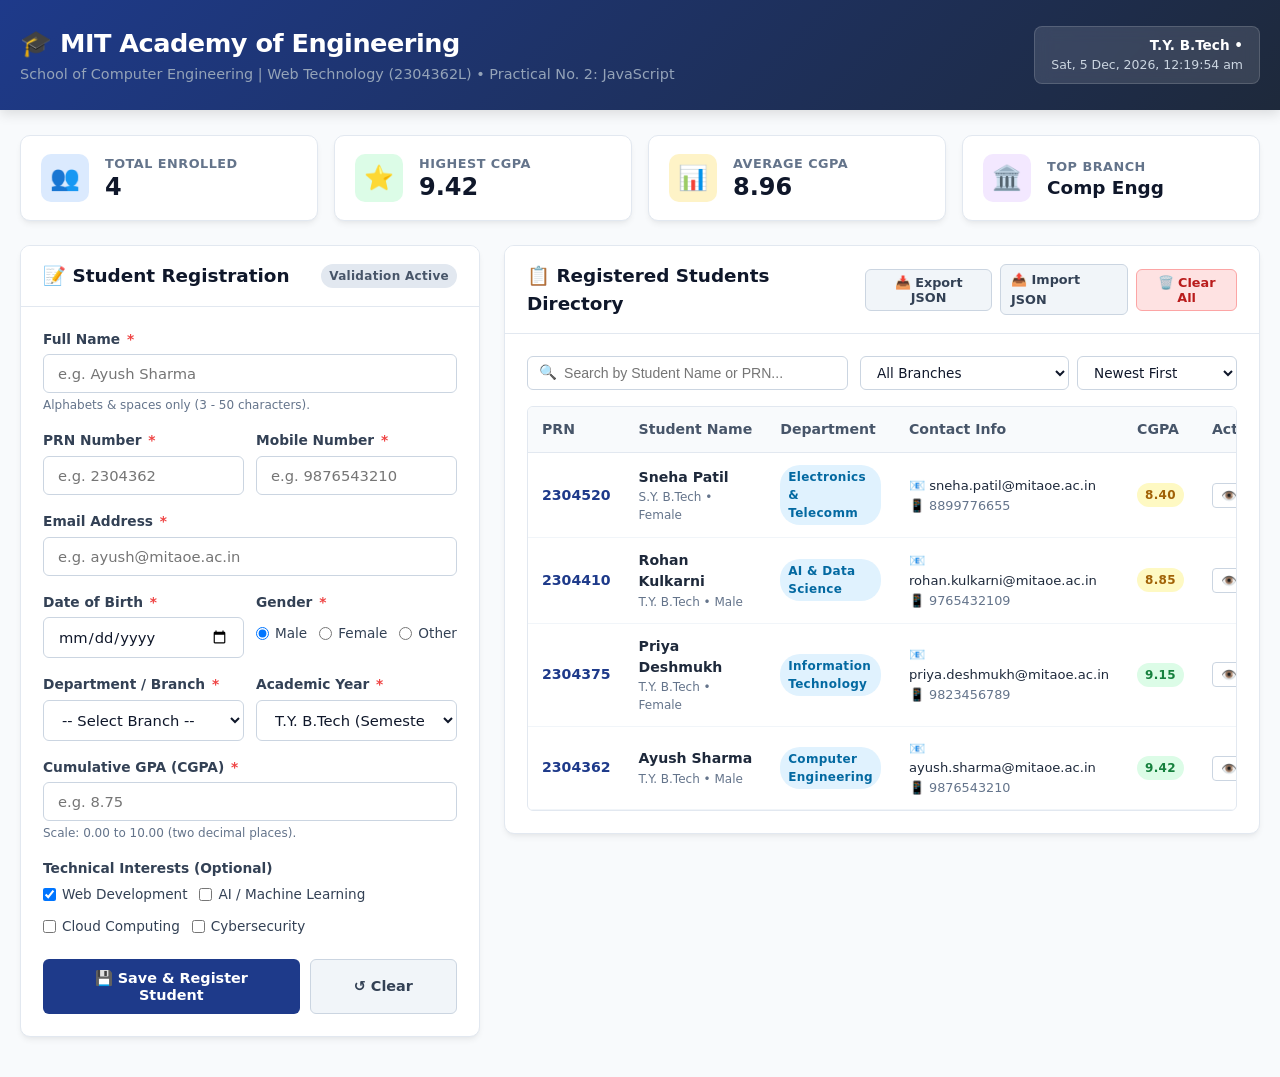
<file: index.html>
<!DOCTYPE html>
<html lang="en">
<head>
  <meta charset="UTF-8">
  <meta name="viewport" content="width=device-width, initial-scale=1.0">
  <meta name="description" content="Student Registration Portal with JSON Storage and Dynamic Validation - Web Technology Practical 2">
  <title>Student Registration &amp; Management Portal | WT Practical No. 2</title>

  <!-- Google Fonts: Inter / Segoe UI -->
  <link rel="preconnect" href="https://fonts.googleapis.com">
  <link rel="preconnect" href="https://fonts.gstatic.com" crossorigin>
  <link href="https://fonts.googleapis.com/css2?family=Inter:wght@400;500;600;700;800&display=swap" rel="stylesheet">

  <!-- Custom CSS -->
  <link rel="stylesheet" href="css/style.css">
</head>
<body>

  <!-- ======================================================================
       1. PORTAL HEADER
       ====================================================================== -->
  <header class="app-header">
    <div class="header-container">
      <div class="header-branding">
        <h1>🎓 MIT Academy of Engineering</h1>
        <p>School of Computer Engineering | Web Technology (2304362L) &bull; Practical No. 2: JavaScript</p>
      </div>
      <div class="header-meta">
        <div class="meta-badge">
          <div>T.Y. B.Tech &bull;</div>
          <div style="color: #cbd5e1; font-weight: normal; font-size: 0.78rem;" id="liveClockDisplay">Loading clock...</div>
        </div>
      </div>
    </div>
  </header>

  <!-- ======================================================================
       2. MAIN CONTENT AREA
       ====================================================================== -->
  <main class="main-wrapper">

    <!-- KPI Summary Cards (Dynamically computed from JSON array) -->
    <section class="kpi-row" aria-label="Student Registration Statistics">
      <div class="kpi-card">
        <div class="kpi-icon blue">👥</div>
        <div class="kpi-info">
          <div class="kpi-label">Total Enrolled</div>
          <div class="kpi-value" id="kpiTotalStudents">0</div>
        </div>
      </div>

      <div class="kpi-card">
        <div class="kpi-icon green">⭐</div>
        <div class="kpi-info">
          <div class="kpi-label">Highest CGPA</div>
          <div class="kpi-value" id="kpiHighestCGPA">0.00</div>
        </div>
      </div>

      <div class="kpi-card">
        <div class="kpi-icon amber">📊</div>
        <div class="kpi-info">
          <div class="kpi-label">Average CGPA</div>
          <div class="kpi-value" id="kpiAverageCGPA">0.00</div>
        </div>
      </div>

      <div class="kpi-card">
        <div class="kpi-icon purple">🏛️</div>
        <div class="kpi-info">
          <div class="kpi-label">Top Branch</div>
          <div class="kpi-value" id="kpiTopBranch" style="font-size: 1.15rem;">None</div>
        </div>
      </div>
    </section>

    <!-- Two-Column Grid: Registration Form (Left) & Directory Table (Right) -->
    <div class="content-grid">

      <!-- ----------------------------------------------------------------
           LEFT COLUMN: Registration Form with 8 Validation Rules
           ---------------------------------------------------------------- -->
      <section class="portal-card" aria-labelledby="formTitle">
        <div class="card-header">
          <h2 id="formTitle">📝 Student Registration</h2>
          <span class="badge" style="background: #e2e8f0; color: #475569;">Validation Active</span>
        </div>

        <div class="card-body">
          <form id="studentRegistrationForm" novalidate>

            <!-- 1. Full Name (Rule: Required, Alphabets and spaces, 3-50 chars) -->
            <div class="form-group" id="groupFullName">
              <label for="fullName" class="form-label">Full Name <span class="required-star">*</span></label>
              <div class="input-wrapper">
                <input type="text" id="fullName" class="form-input" placeholder="e.g. Ayush Sharma" autocomplete="name">
              </div>
              <div class="error-message" id="errFullName">Please enter a valid full name (letters only, min 3 characters).</div>
              <div class="form-hint">Alphabets &amp; spaces only (3 - 50 characters).</div>
            </div>

            <!-- Row: PRN & Roll No. -->
            <div class="form-row">
              <!-- 2. PRN (Rule: Required, 7-10 digits, Unique in JSON array) -->
              <div class="form-group" id="groupPRN">
                <label for="prnNumber" class="form-label">PRN Number <span class="required-star">*</span></label>
                <div class="input-wrapper">
                  <input type="text" id="prnNumber" class="form-input" placeholder="e.g. 2304362" maxlength="10">
                </div>
                <div class="error-message" id="errPRN">Valid 7 to 10 digit unique PRN required.</div>
              </div>

              <!-- 3. Contact Phone (Rule: Required, 10-digit Indian mobile [6-9]\d{9}) -->
              <div class="form-group" id="groupPhone">
                <label for="phoneNumber" class="form-label">Mobile Number <span class="required-star">*</span></label>
                <div class="input-wrapper">
                  <input type="tel" id="phoneNumber" class="form-input" placeholder="e.g. 9876543210" maxlength="10">
                </div>
                <div class="error-message" id="errPhone">Enter valid 10-digit Indian phone (starts with 6-9).</div>
              </div>
            </div>

            <!-- 4. Email Address (Rule: Required, Standard RFC Email Format, Unique) -->
            <div class="form-group" id="groupEmail">
              <label for="emailAddress" class="form-label">Email Address <span class="required-star">*</span></label>
              <div class="input-wrapper">
                <input type="email" id="emailAddress" class="form-input" placeholder="e.g. ayush@mitaoe.ac.in" autocomplete="email">
              </div>
              <div class="error-message" id="errEmail">Please provide a valid unique email address.</div>
            </div>

            <!-- Row: DOB & Gender -->
            <div class="form-row">
              <!-- 5. Date of Birth (Rule: Required, Age must be between 17 and 30) -->
              <div class="form-group" id="groupDOB">
                <label for="dob" class="form-label">Date of Birth <span class="required-star">*</span></label>
                <input type="date" id="dob" class="form-input">
                <div class="error-message" id="errDOB">Candidate age must be between 17 and 30 years.</div>
              </div>

              <!-- 6. Gender Selection -->
              <div class="form-group" id="groupGender">
                <label class="form-label">Gender <span class="required-star">*</span></label>
                <div class="radio-group" style="padding-top: 6px;">
                  <label class="custom-option">
                    <input type="radio" name="gender" value="Male" checked> Male
                  </label>
                  <label class="custom-option">
                    <input type="radio" name="gender" value="Female"> Female
                  </label>
                  <label class="custom-option">
                    <input type="radio" name="gender" value="Other"> Other
                  </label>
                </div>
              </div>
            </div>

            <!-- Row: Department Branch & Academic Year -->
            <div class="form-row">
              <!-- 7. Branch Dropdown (Rule: Required, cannot be empty) -->
              <div class="form-group" id="groupBranch">
                <label for="branchSelect" class="form-label">Department / Branch <span class="required-star">*</span></label>
                <select id="branchSelect" class="form-select">
                  <option value="">-- Select Branch --</option>
                  <option value="Computer Engineering">Computer Engineering</option>
                  <option value="Information Technology">Information Technology</option>
                  <option value="AI & Data Science">AI &amp; Data Science</option>
                  <option value="Electronics & Telecomm">Electronics &amp; Telecomm</option>
                  <option value="Mechanical Engineering">Mechanical Engineering</option>
                  <option value="Chemical Engineering">Chemical Engineering</option>
                </select>
                <div class="error-message" id="errBranch">Please select an engineering department.</div>
              </div>

              <!-- 8. Academic Year -->
              <div class="form-group" id="groupYear">
                <label for="academicYear" class="form-label">Academic Year <span class="required-star">*</span></label>
                <select id="academicYear" class="form-select">
                  <option value="T.Y. B.Tech">T.Y. B.Tech (Semester V/VI)</option>
                  <option value="Final Year B.Tech">Final Year B.Tech (Sem VII/VIII)</option>
                  <option value="S.Y. B.Tech">S.Y. B.Tech (Semester III/IV)</option>
                  <option value="F.Y. B.Tech">F.Y. B.Tech (Semester I/II)</option>
                </select>
              </div>
            </div>

            <!-- 9. CGPA (Rule: Required, Float number between 0.00 and 10.00) -->
            <div class="form-group" id="groupCGPA">
              <label for="cgpaScore" class="form-label">Cumulative GPA (CGPA) <span class="required-star">*</span></label>
              <div class="input-wrapper">
                <input type="number" id="cgpaScore" class="form-input" placeholder="e.g. 8.75" step="0.01" min="0" max="10">
              </div>
              <div class="error-message" id="errCGPA">CGPA must be a valid number between 0.00 and 10.00.</div>
              <div class="form-hint">Scale: 0.00 to 10.00 (two decimal places).</div>
            </div>

            <!-- 10. Technical Interests (Checkboxes) -->
            <div class="form-group" id="groupSkills">
              <label class="form-label">Technical Interests (Optional)</label>
              <div class="checkbox-group">
                <label class="custom-option">
                  <input type="checkbox" name="skillInterest" value="Web Development" checked> Web Development
                </label>
                <label class="custom-option">
                  <input type="checkbox" name="skillInterest" value="AI & Machine Learning"> AI / Machine Learning
                </label>
                <label class="custom-option">
                  <input type="checkbox" name="skillInterest" value="Cloud Computing"> Cloud Computing
                </label>
                <label class="custom-option">
                  <input type="checkbox" name="skillInterest" value="Cybersecurity"> Cybersecurity
                </label>
              </div>
            </div>

            <!-- Form Actions -->
            <div class="form-actions">
              <button type="submit" class="btn btn-primary" id="btnSubmitForm" style="flex: 2;">
                <span>💾 Save &amp; Register Student</span>
              </button>
              <button type="button" class="btn btn-secondary" id="btnResetForm" style="flex: 1;">
                <span>↺ Clear</span>
              </button>
            </div>

          </form>
        </div>
      </section>

      <!-- ----------------------------------------------------------------
           RIGHT COLUMN: Dynamic Student Directory (DOM Manipulation from JSON)
           ---------------------------------------------------------------- -->
      <section class="portal-card" aria-labelledby="directoryTitle">
        <div class="card-header">
          <h2 id="directoryTitle">📋 Registered Students Directory</h2>
          <div class="filter-actions">
            <button class="btn btn-secondary btn-sm" id="btnExportJSON" title="Export current array to JSON file">
              📥 Export JSON
            </button>
            <label class="btn btn-secondary btn-sm" style="cursor: pointer; margin-bottom: 0;" title="Import records from a JSON file">
              📤 Import JSON
              <input type="file" id="jsonFileInput" accept=".json" style="display: none;">
            </label>
            <button class="btn btn-danger btn-sm" id="btnClearAll" title="Clear all stored records">
              🗑️ Clear All
            </button>
          </div>
        </div>

        <div class="card-body">
          <!-- Filter & Search Controls -->
          <div class="table-controls">
            <div class="search-box">
              <span class="search-icon">🔍</span>
              <input type="text" id="filterSearchInput" placeholder="Search by Student Name or PRN...">
            </div>

            <div style="display: flex; gap: 8px;">
              <select id="filterBranchSelect" class="form-select" style="width: auto; padding: 7px 12px; font-size: 0.85rem;">
                <option value="ALL">All Branches</option>
                <option value="Computer Engineering">Computer Engineering</option>
                <option value="Information Technology">Information Technology</option>
                <option value="AI & Data Science">AI &amp; Data Science</option>
                <option value="Electronics & Telecomm">Electronics &amp; Telecomm</option>
                <option value="Mechanical Engineering">Mechanical Engineering</option>
                <option value="Chemical Engineering">Chemical Engineering</option>
              </select>

              <select id="sortRecordsSelect" class="form-select" style="width: auto; padding: 7px 12px; font-size: 0.85rem;">
                <option value="date-desc">Newest First</option>
                <option value="name-asc">Name (A-Z)</option>
                <option value="cgpa-desc">Highest CGPA</option>
                <option value="prn-asc">PRN (Ascending)</option>
              </select>
            </div>
          </div>

          <!-- Responsive Data Table -->
          <div class="table-responsive">
            <table class="data-table" id="studentsTable">
              <thead>
                <tr>
                  <th>PRN</th>
                  <th>Student Name</th>
                  <th>Department</th>
                  <th>Contact Info</th>
                  <th>CGPA</th>
                  <th>Actions</th>
                </tr>
              </thead>
              <tbody id="studentsTableBody">
                <!-- Dynamically populated by js/app.js -->
              </tbody>
            </table>
          </div>

          <!-- Empty State Container -->
          <div id="tableEmptyState" class="empty-state" style="display: none;">
            <div class="empty-state-icon">📂</div>
            <h4>No Student Records Found</h4>
            <p>No records match your search criteria. Register a new student or clear filters.</p>
          </div>
        </div>
      </section>

    </div>
  </main>

  <!-- ======================================================================
       3. MODALS (View Details & Edit Record)
       ====================================================================== -->

  <!-- View Student Details Modal -->
  <div class="modal-backdrop" id="viewStudentModal">
    <div class="modal-dialog">
      <div class="modal-header">
        <h3 class="modal-title">Student Profile Details</h3>
        <button type="button" class="modal-close" onclick="closeModal('viewStudentModal')">&times;</button>
      </div>
      <div class="modal-body" id="viewStudentModalBody">
        <!-- Rendered by JS -->
      </div>
      <div class="modal-footer">
        <button type="button" class="btn btn-secondary" onclick="closeModal('viewStudentModal')">Close</button>
      </div>
    </div>
  </div>

  <!-- Edit Student Record Modal -->
  <div class="modal-backdrop" id="editStudentModal">
    <div class="modal-dialog">
      <div class="modal-header">
        <h3 class="modal-title">✏️ Edit Student Record</h3>
        <button type="button" class="modal-close" onclick="closeModal('editStudentModal')">&times;</button>
      </div>
      <div class="modal-body">
        <form id="editStudentForm" novalidate>
          <input type="hidden" id="editStudentId">

          <div class="form-group">
            <label class="form-label">Full Name</label>
            <input type="text" id="editFullName" class="form-input" required>
            <div class="error-message" id="errEditFullName">Invalid name.</div>
          </div>

          <div class="form-row">
            <div class="form-group">
              <label class="form-label">PRN (Read-Only)</label>
              <input type="text" id="editPRN" class="form-input" readonly style="background-color: #f1f5f9;">
            </div>
            <div class="form-group">
              <label class="form-label">Contact Phone</label>
              <input type="tel" id="editPhone" class="form-input" maxlength="10">
              <div class="error-message" id="errEditPhone">Invalid 10-digit phone.</div>
            </div>
          </div>

          <div class="form-group">
            <label class="form-label">Email Address</label>
            <input type="email" id="editEmail" class="form-input">
            <div class="error-message" id="errEditEmail">Invalid email address.</div>
          </div>

          <div class="form-row">
            <div class="form-group">
              <label class="form-label">Department</label>
              <select id="editBranch" class="form-select">
                <option value="Computer Engineering">Computer Engineering</option>
                <option value="Information Technology">Information Technology</option>
                <option value="AI & Data Science">AI &amp; Data Science</option>
                <option value="Electronics & Telecomm">Electronics &amp; Telecomm</option>
                <option value="Mechanical Engineering">Mechanical Engineering</option>
                <option value="Chemical Engineering">Chemical Engineering</option>
              </select>
            </div>
            <div class="form-group">
              <label class="form-label">CGPA</label>
              <input type="number" id="editCGPA" class="form-input" step="0.01" min="0" max="10">
              <div class="error-message" id="errEditCGPA">Range: 0.00 to 10.00.</div>
            </div>
          </div>

          <div class="modal-footer" style="padding: 15px 0 0 0; background: transparent;">
            <button type="button" class="btn btn-secondary" onclick="closeModal('editStudentModal')">Cancel</button>
            <button type="submit" class="btn btn-primary">Update Record</button>
          </div>
        </form>
      </div>
    </div>
  </div>

  <!-- Toast Notification Container -->
  <div class="toast-container" id="toastContainer"></div>

  <!-- Pure Vanilla JavaScript (Zero External Libraries for Core Logic) -->
  <script src="js/app.js"></script>
</body>
</html>
</file>
<file: css/style.css>
/* ==========================================================================
   Web Technology Practical No. 2: JavaScript
   Interactive Student Registration Portal with JSON Storage & Validation
   ========================================================================== */

:root {
  --primary: #1e3a8a;          /* Deep College Blue */
  --primary-light: #3b82f6;
  --primary-dark: #1e293b;
  --accent: #f59e0b;           /* Amber/Gold Accent */
  --success: #10b981;
  --danger: #ef4444;
  --warning: #f59e0b;
  --bg-main: #f8fafc;
  --bg-card: #ffffff;
  --text-dark: #0f172a;
  --text-muted: #64748b;
  --border-color: #e2e8f0;
  --radius: 10px;
  --shadow: 0 4px 6px -1px rgba(0, 0, 0, 0.06), 0 2px 4px -2px rgba(0, 0, 0, 0.04);
  --shadow-lg: 0 10px 15px -3px rgba(0, 0, 0, 0.08), 0 4px 6px -4px rgba(0, 0, 0, 0.04);
  --transition: all 0.2s cubic-bezier(0.4, 0, 0.2, 1);
  --font-sans: 'Segoe UI', system-ui, -apple-system, BlinkMacSystemFont, Roboto, sans-serif;
}

* {
  box-sizing: border-box;
  margin: 0;
  padding: 0;
}

body {
  font-family: var(--font-sans);
  background-color: var(--bg-main);
  color: var(--text-dark);
  line-height: 1.5;
  padding-bottom: 40px;
}

/* --------------------------------------------------------------------------
   Header & Banner
   -------------------------------------------------------------------------- */
.app-header {
  background: linear-gradient(135deg, var(--primary) 0%, #1e293b 100%);
  color: #ffffff;
  padding: 24px 20px;
  box-shadow: 0 4px 12px rgba(0, 0, 0, 0.12);
  margin-bottom: 25px;
}

.header-container {
  max-width: 1400px;
  margin: 0 auto;
  display: flex;
  justify-content: space-between;
  align-items: center;
  flex-wrap: wrap;
  gap: 16px;
}

.header-branding h1 {
  font-size: 1.6rem;
  font-weight: 800;
  letter-spacing: -0.5px;
  display: flex;
  align-items: center;
  gap: 10px;
}

.header-branding p {
  font-size: 0.9rem;
  color: #94a3b8;
  margin-top: 2px;
}

.header-meta {
  display: flex;
  gap: 15px;
  align-items: center;
}

.meta-badge {
  background: rgba(255, 255, 255, 0.12);
  backdrop-filter: blur(8px);
  padding: 8px 16px;
  border-radius: 8px;
  border: 1px solid rgba(255, 255, 255, 0.15);
  font-size: 0.85rem;
  font-weight: 600;
  text-align: right;
}

/* --------------------------------------------------------------------------
   Layout Containers
   -------------------------------------------------------------------------- */
.main-wrapper {
  max-width: 1400px;
  margin: 0 auto;
  padding: 0 20px;
}

/* KPI Summary Bar */
.kpi-row {
  display: grid;
  grid-template-columns: repeat(auto-fit, minmax(220px, 1fr));
  gap: 16px;
  margin-bottom: 24px;
}

.kpi-card {
  background: var(--bg-card);
  padding: 18px 20px;
  border-radius: var(--radius);
  border: 1px solid var(--border-color);
  box-shadow: var(--shadow);
  display: flex;
  align-items: center;
  gap: 16px;
  transition: var(--transition);
}

.kpi-card:hover {
  transform: translateY(-2px);
  box-shadow: var(--shadow-lg);
}

.kpi-icon {
  width: 48px;
  height: 48px;
  border-radius: 10px;
  display: flex;
  align-items: center;
  justify-content: center;
  font-size: 1.5rem;
}

.kpi-icon.blue { background: #dbeafe; color: #1d4ed8; }
.kpi-icon.green { background: #dcfce7; color: #15803d; }
.kpi-icon.amber { background: #fef3c7; color: #b45309; }
.kpi-icon.purple { background: #f3e8ff; color: #7e22ce; }

.kpi-info .kpi-label {
  font-size: 0.8rem;
  color: var(--text-muted);
  text-transform: uppercase;
  font-weight: 600;
  letter-spacing: 0.5px;
}

.kpi-info .kpi-value {
  font-size: 1.5rem;
  font-weight: 800;
  color: var(--text-dark);
  line-height: 1.2;
}

/* 2-Column Split: Form (Left) & Records Table (Right) */
.content-grid {
  display: grid;
  grid-template-columns: 460px 1fr;
  gap: 24px;
  align-items: start;
}

/* --------------------------------------------------------------------------
   Card Components
   -------------------------------------------------------------------------- */
.portal-card {
  background: var(--bg-card);
  border: 1px solid var(--border-color);
  border-radius: var(--radius);
  box-shadow: var(--shadow);
  overflow: hidden;
}

.card-header {
  padding: 16px 22px;
  background: #ffffff;
  border-bottom: 1px solid var(--border-color);
  display: flex;
  justify-content: space-between;
  align-items: center;
}

.card-header h2 {
  font-size: 1.15rem;
  font-weight: 700;
  color: var(--text-dark);
  display: flex;
  align-items: center;
  gap: 8px;
}

.card-body {
  padding: 22px;
}

/* --------------------------------------------------------------------------
   Form Elements & Validation UI
   -------------------------------------------------------------------------- */
.form-group {
  margin-bottom: 16px;
  position: relative;
}

.form-label {
  display: block;
  font-size: 0.86rem;
  font-weight: 600;
  color: #334155;
  margin-bottom: 5px;
}

.form-label .required-star {
  color: var(--danger);
  margin-left: 2px;
}

.input-wrapper {
  position: relative;
  display: flex;
  align-items: center;
}

.form-input, .form-select {
  width: 100%;
  padding: 10px 14px;
  font-size: 0.92rem;
  font-family: inherit;
  border: 1px solid #cbd5e1;
  border-radius: 6px;
  background-color: #ffffff;
  color: var(--text-dark);
  transition: border-color 0.15s ease, box-shadow 0.15s ease;
  outline: none;
}

.form-input:focus, .form-select:focus {
  border-color: var(--primary-light);
  box-shadow: 0 0 0 3px rgba(59, 130, 246, 0.15);
}

/* Form Grid for two compact fields side by side */
.form-row {
  display: grid;
  grid-template-columns: 1fr 1fr;
  gap: 12px;
}

/* Validation Feedback Styles */
.form-group.has-error .form-input,
.form-group.has-error .form-select {
  border-color: var(--danger);
  background-color: #fffafb;
  box-shadow: 0 0 0 3px rgba(239, 68, 68, 0.1);
}

.form-group.has-success .form-input,
.form-group.has-success .form-select {
  border-color: var(--success);
  background-color: #f7fee7;
}

.error-message {
  font-size: 0.78rem;
  color: var(--danger);
  margin-top: 4px;
  display: none;
  font-weight: 500;
}

.form-group.has-error .error-message {
  display: block;
}

.form-hint {
  font-size: 0.75rem;
  color: var(--text-muted);
  margin-top: 3px;
}

/* Checkboxes and Radios */
.checkbox-group, .radio-group {
  display: flex;
  flex-wrap: wrap;
  gap: 12px;
  margin-top: 4px;
}

.custom-option {
  display: inline-flex;
  align-items: center;
  gap: 6px;
  font-size: 0.85rem;
  color: #334155;
  cursor: pointer;
  user-select: none;
}

/* Form Buttons */
.form-actions {
  display: flex;
  gap: 10px;
  margin-top: 22px;
}

.btn {
  padding: 10px 18px;
  font-size: 0.9rem;
  font-weight: 600;
  border-radius: 6px;
  border: 1px solid transparent;
  cursor: pointer;
  display: inline-flex;
  align-items: center;
  justify-content: center;
  gap: 6px;
  transition: var(--transition);
  font-family: inherit;
}

.btn-primary {
  background: var(--primary);
  color: #ffffff;
}

.btn-primary:hover {
  background: #1d4ed8;
  box-shadow: 0 4px 10px rgba(30, 58, 138, 0.25);
}

.btn-secondary {
  background: #f1f5f9;
  color: #334155;
  border-color: #cbd5e1;
}

.btn-secondary:hover {
  background: #e2e8f0;
}

.btn-danger {
  background: #fee2e2;
  color: #b91c1c;
  border-color: #fca5a5;
}

.btn-danger:hover {
  background: #fecaca;
}

.btn-sm {
  padding: 5px 10px;
  font-size: 0.8rem;
}

/* --------------------------------------------------------------------------
   Directory Table & Data Controls (Right Column)
   -------------------------------------------------------------------------- */
.table-controls {
  display: flex;
  justify-content: space-between;
  align-items: center;
  flex-wrap: wrap;
  gap: 12px;
  margin-bottom: 16px;
}

.search-box {
  flex: 1;
  min-width: 220px;
  position: relative;
}

.search-box input {
  width: 100%;
  padding: 8px 14px 8px 36px;
  border: 1px solid #cbd5e1;
  border-radius: 6px;
  font-size: 0.88rem;
  outline: none;
}

.search-box input:focus {
  border-color: var(--primary-light);
  box-shadow: 0 0 0 3px rgba(59, 130, 246, 0.15);
}

.search-icon {
  position: absolute;
  left: 12px;
  top: 50%;
  transform: translateY(-50%);
  color: #94a3b8;
  font-size: 0.9rem;
}

.filter-actions {
  display: flex;
  gap: 8px;
  align-items: center;
}

.table-responsive {
  width: 100%;
  overflow-x: auto;
  border: 1px solid var(--border-color);
  border-radius: 6px;
}

.data-table {
  width: 100%;
  border-collapse: collapse;
  text-align: left;
  font-size: 0.88rem;
}

.data-table th {
  background-color: #f8fafc;
  color: #475569;
  font-weight: 700;
  padding: 12px 14px;
  border-bottom: 1px solid var(--border-color);
  white-space: nowrap;
}

.data-table td {
  padding: 12px 14px;
  border-bottom: 1px solid #f1f5f9;
  color: #1e293b;
  vertical-align: middle;
}

.data-table tbody tr:hover {
  background-color: #f8fafc;
}

/* Badges */
.badge {
  display: inline-block;
  padding: 3px 8px;
  border-radius: 20px;
  font-size: 0.75rem;
  font-weight: 700;
  letter-spacing: 0.3px;
}

.badge-branch {
  background: #e0f2fe;
  color: #0369a1;
}

.badge-cgpa {
  background: #ecfdf5;
  color: #047857;
  font-weight: 800;
}

.badge-cgpa.high { background: #dcfce7; color: #15803d; }
.badge-cgpa.medium { background: #fef9c3; color: #a16207; }
.badge-cgpa.low { background: #fee2e2; color: #b91c1c; }

/* Action Buttons inside Table Row */
.row-actions {
  display: flex;
  gap: 6px;
}

.action-btn {
  background: transparent;
  border: 1px solid #cbd5e1;
  border-radius: 4px;
  padding: 4px 8px;
  cursor: pointer;
  font-size: 0.8rem;
  color: #475569;
  transition: var(--transition);
}

.action-btn:hover {
  background: #f1f5f9;
  color: var(--primary);
  border-color: var(--primary-light);
}

.action-btn.delete:hover {
  background: #fee2e2;
  color: var(--danger);
  border-color: #fca5a5;
}

/* Empty Table State */
.empty-state {
  text-align: center;
  padding: 40px 20px;
  color: var(--text-muted);
}

.empty-state-icon {
  font-size: 2.5rem;
  margin-bottom: 8px;
}

/* --------------------------------------------------------------------------
   Modal Dialogs & Toasts
   -------------------------------------------------------------------------- */
.modal-backdrop {
  position: fixed;
  inset: 0;
  background: rgba(15, 23, 42, 0.6);
  backdrop-filter: blur(4px);
  display: flex;
  align-items: center;
  justify-content: center;
  z-index: 1000;
  padding: 20px;
  opacity: 0;
  pointer-events: none;
  transition: opacity 0.2s ease;
}

.modal-backdrop.active {
  opacity: 1;
  pointer-events: auto;
}

.modal-dialog {
  background: #ffffff;
  border-radius: var(--radius);
  max-width: 550px;
  width: 100%;
  box-shadow: 0 20px 25px -5px rgba(0, 0, 0, 0.15);
  overflow: hidden;
  transform: translateY(-20px);
  transition: transform 0.2s ease;
}

.modal-backdrop.active .modal-dialog {
  transform: translateY(0);
}

.modal-header {
  padding: 16px 20px;
  border-bottom: 1px solid var(--border-color);
  display: flex;
  justify-content: space-between;
  align-items: center;
}

.modal-title {
  font-size: 1.15rem;
  font-weight: 700;
}

.modal-close {
  background: transparent;
  border: none;
  font-size: 1.3rem;
  cursor: pointer;
  color: #64748b;
}

.modal-body {
  padding: 20px;
  max-height: 70vh;
  overflow-y: auto;
}

.modal-footer {
  padding: 14px 20px;
  border-top: 1px solid var(--border-color);
  background: #f8fafc;
  display: flex;
  justify-content: flex-end;
  gap: 10px;
}

/* Toast Notifications */
.toast-container {
  position: fixed;
  bottom: 24px;
  right: 24px;
  z-index: 1100;
  display: flex;
  flex-direction: column;
  gap: 10px;
}

.toast {
  background: #1e293b;
  color: #ffffff;
  padding: 12px 18px;
  border-radius: 8px;
  box-shadow: 0 10px 15px -3px rgba(0, 0, 0, 0.2);
  display: flex;
  align-items: center;
  gap: 10px;
  font-size: 0.88rem;
  font-weight: 500;
  animation: slideIn 0.3s ease;
}

.toast.success { border-left: 4px solid var(--success); }
.toast.error { border-left: 4px solid var(--danger); }
.toast.info { border-left: 4px solid var(--primary-light); }

@keyframes slideIn {
  from { transform: translateX(100%); opacity: 0; }
  to { transform: translateX(0); opacity: 1; }
}

/* Shake Animation for invalid form submit */
@keyframes shake {
  0%, 100% { transform: translateX(0); }
  20%, 60% { transform: translateX(-6px); }
  40%, 80% { transform: translateX(6px); }
}

.shake-form {
  animation: shake 0.4s ease;
}

/* --------------------------------------------------------------------------
   Responsive Breakpoints
   -------------------------------------------------------------------------- */
@media (max-width: 1024px) {
  .content-grid {
    grid-template-columns: 1fr;
  }
}

@media (max-width: 640px) {
  .header-container {
    flex-direction: column;
    align-items: flex-start;
  }
  .form-row {
    grid-template-columns: 1fr;
  }
  .table-controls {
    flex-direction: column;
    align-items: stretch;
  }
}
</file>
